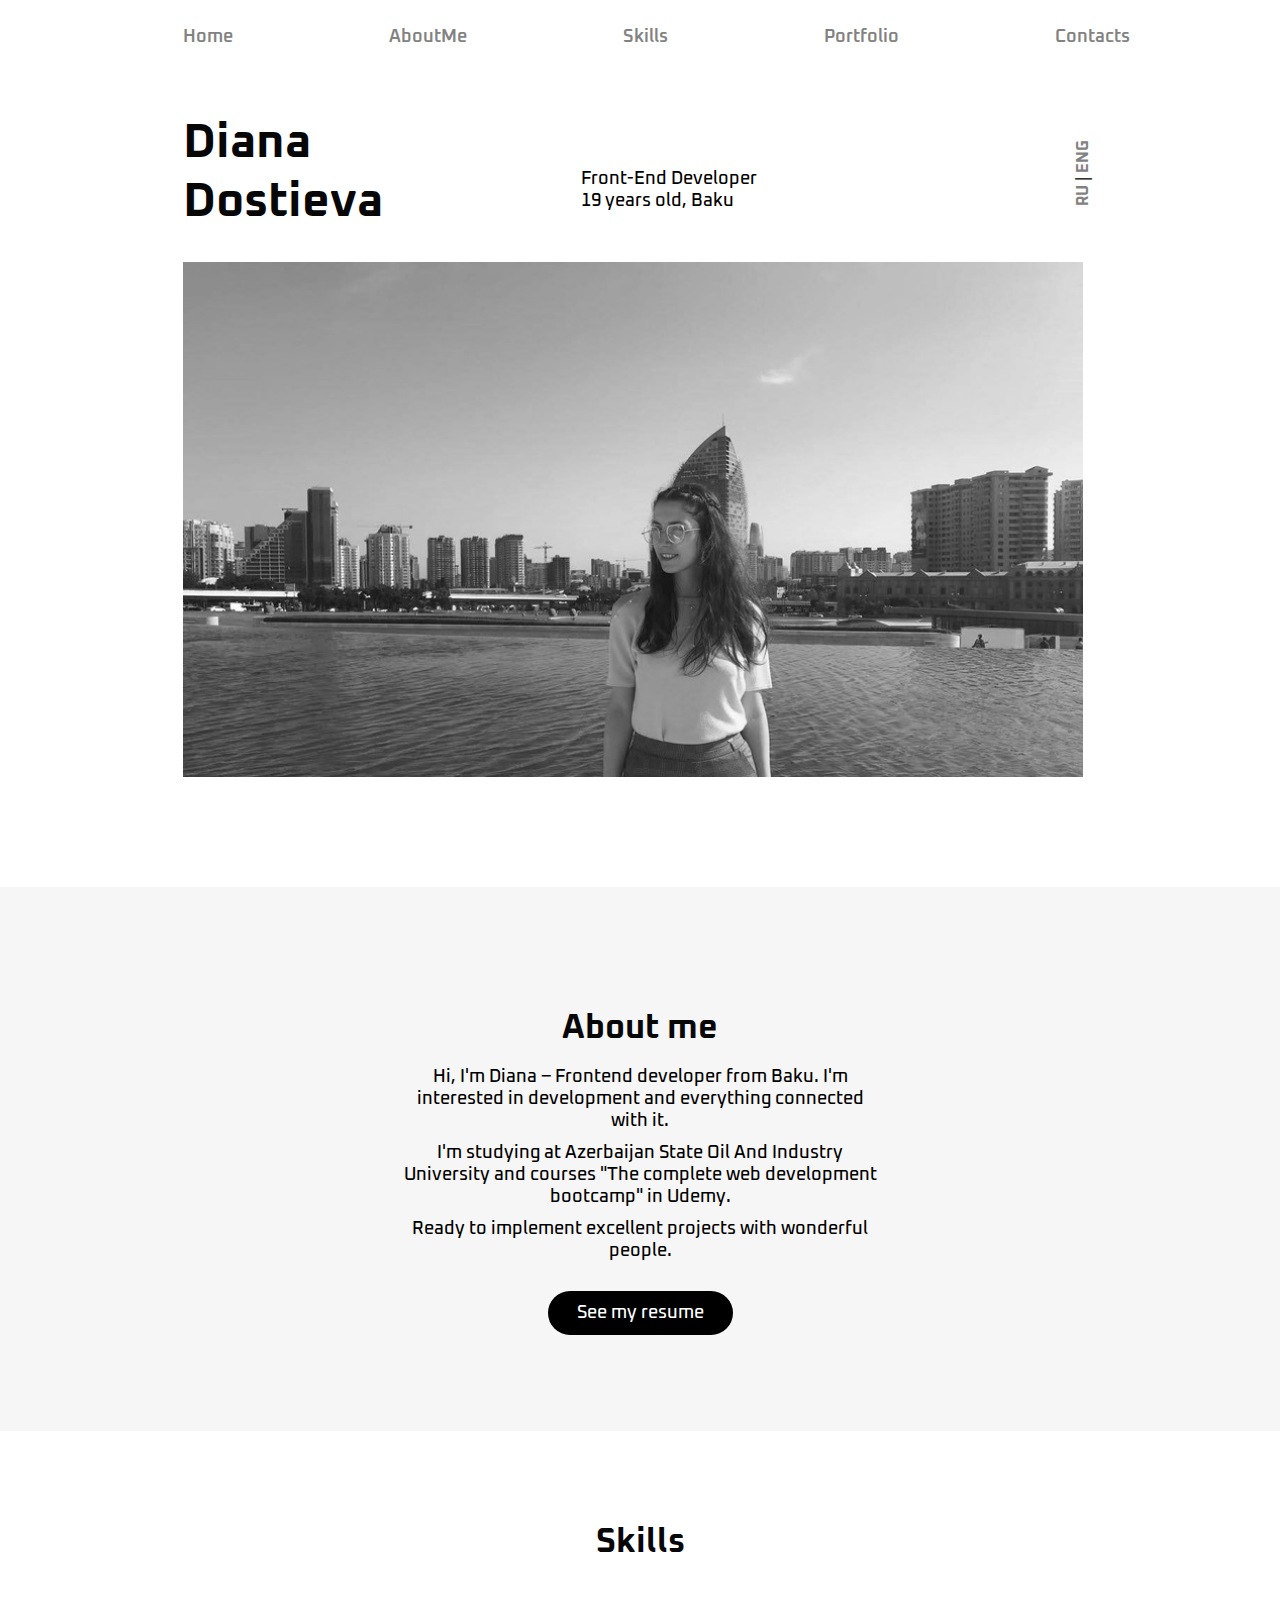
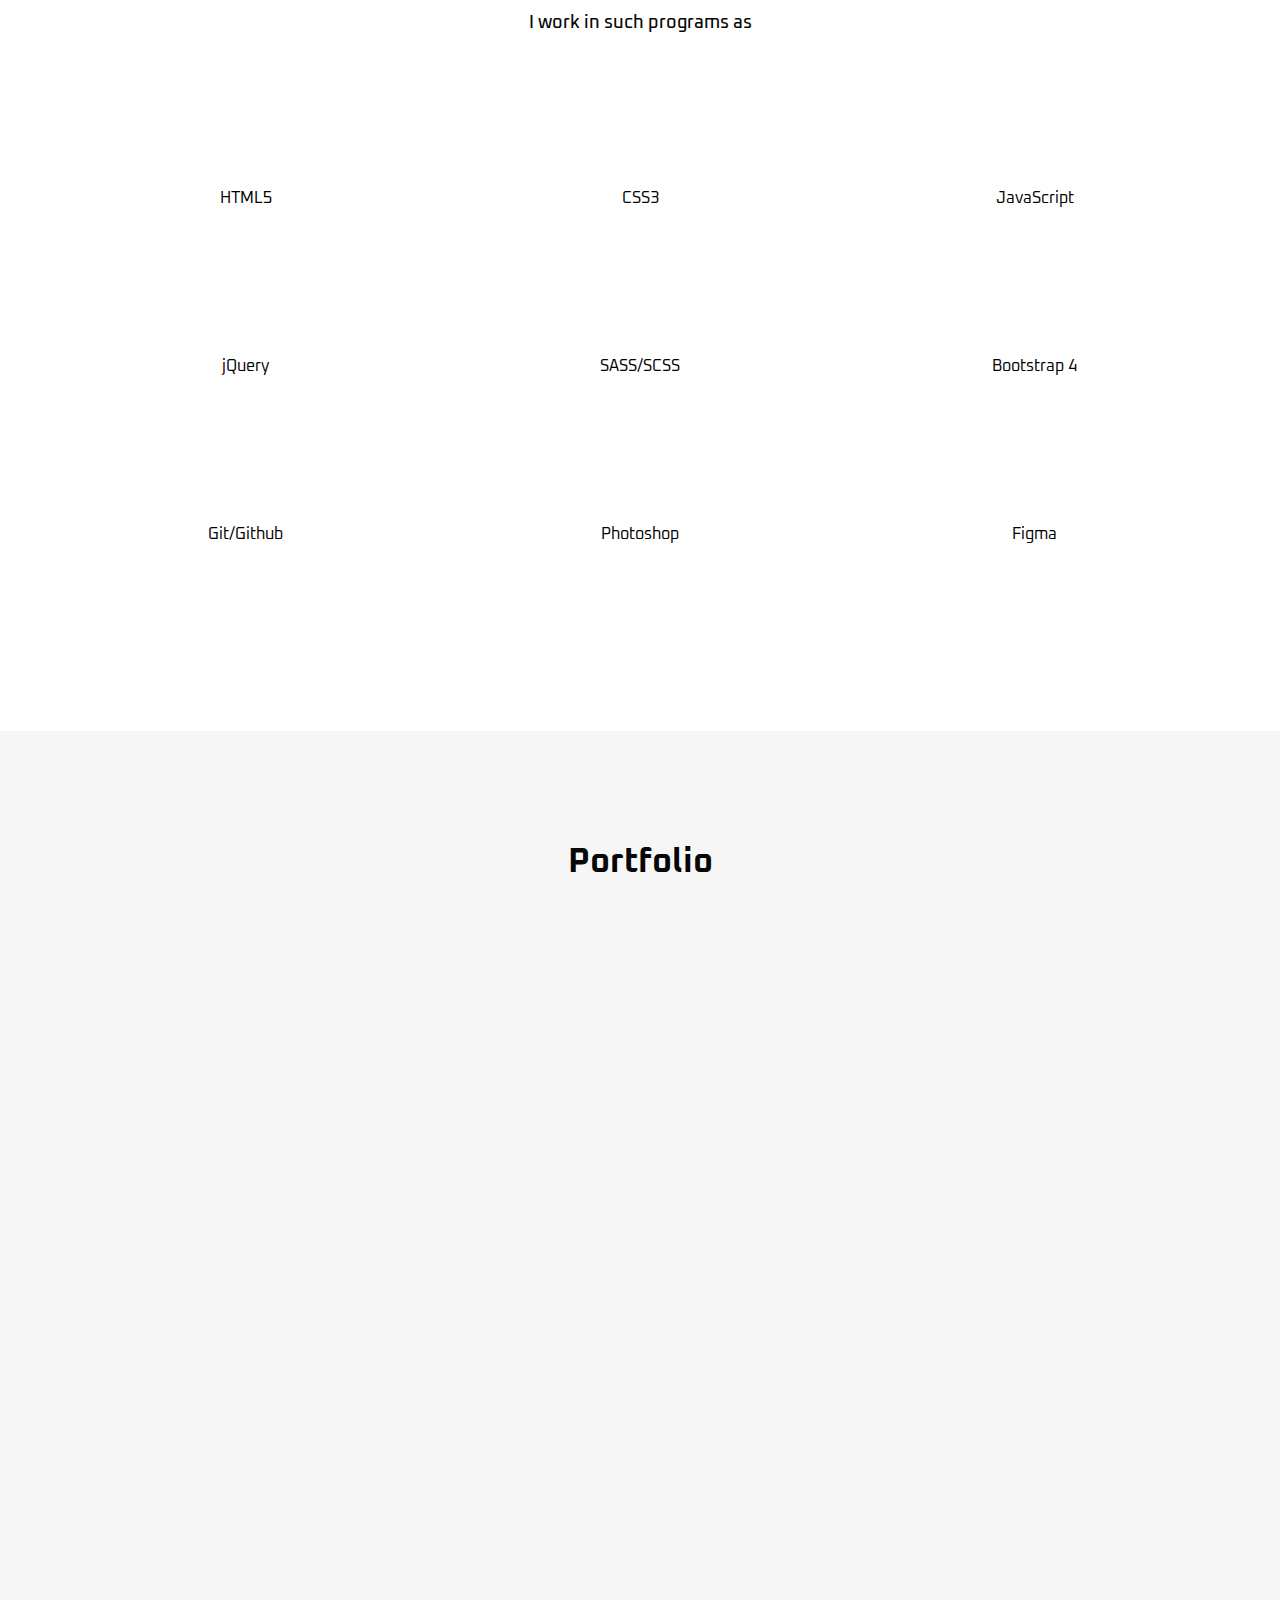
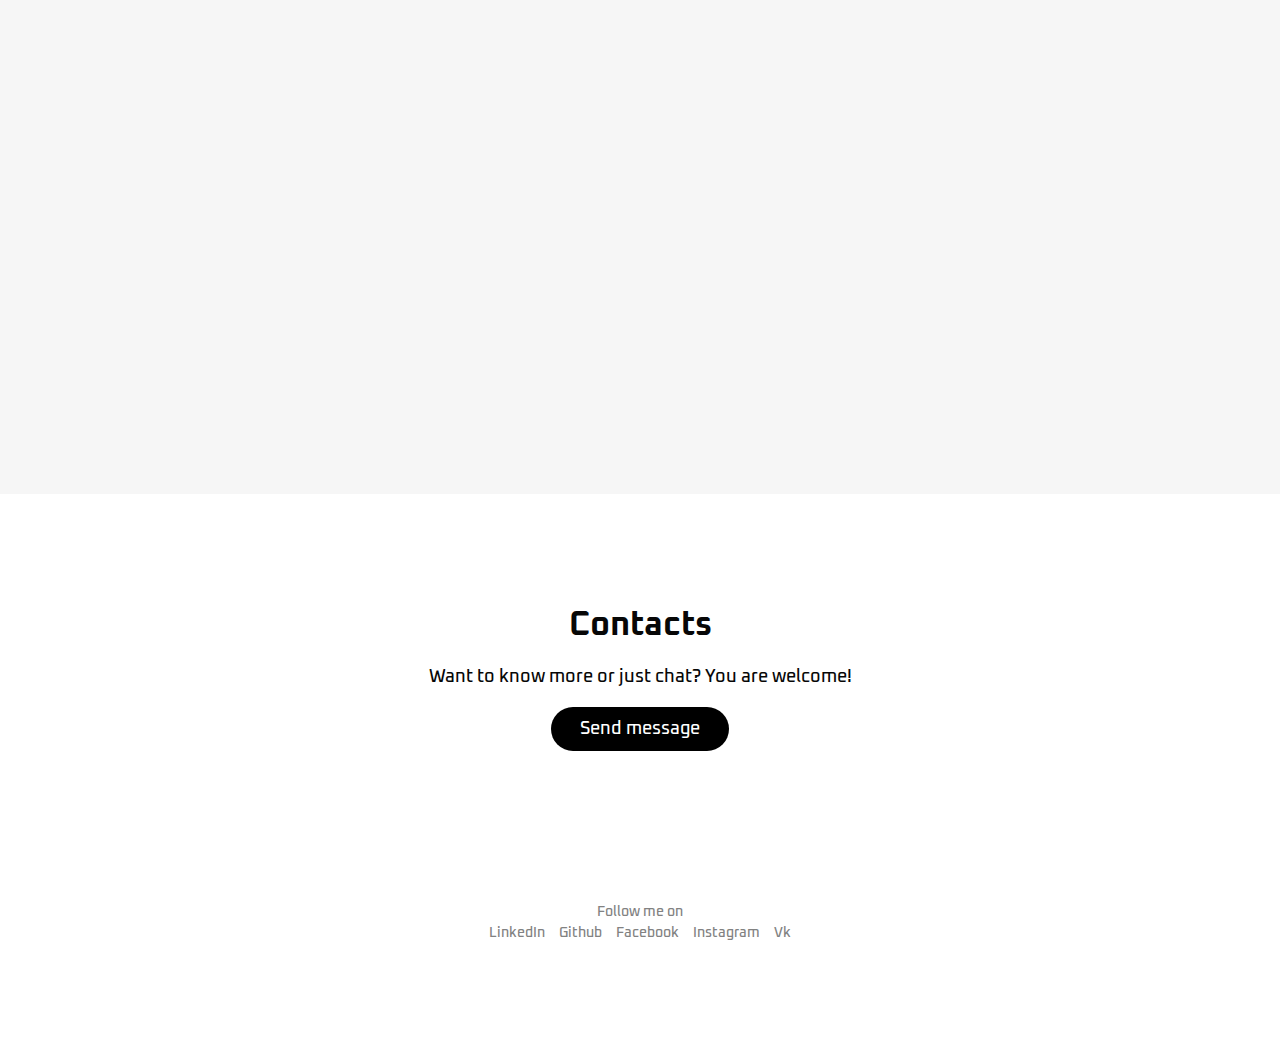
<file: index.html>
<!DOCTYPE html>
<html lang="en">
<head>
  <meta charset="UTF-8">
  <meta name="viewport" content="width=device-width, initial-scale=1.0">
  <meta http-equiv="X-UA-Compatible" content="ie=edge">
  <title>diana_dostirin</title>
  <link href="https://fonts.googleapis.com/css?family=Oxanium:400,500,700&display=swap" rel="stylesheet">
  <link rel="stylesheet" href="css/reset.css">
  <link rel="stylesheet" href="css/animate.css">
  <link rel="stylesheet" href="css/main.css">
</head>
<body>
<header class="header" id="header">
  <div class="container">
<div class="header__top">
  <nav class="menu">
    <div class="menu__btn">
      <span></span>
    </div>
    <ul class="menu__list">
      <li><a href="javascript://0" onclick="slowScroll('#header')">Home</a></li>
      <li><a href="javascript://0" onclick="slowScroll('#about')">AboutMe</a></li>
      <li><a href="javascript://0" onclick="slowScroll('#skills')">Skills</a></li>
      <li><a href="javascript://0" onclick="slowScroll('#portfolio')">Portfolio</a></li>
      <li><a href="javascript://0" onclick="slowScroll('#contact')">Contacts</a></li>

    </ul>
  </nav>
</div>
<div class="header__info">

  <div class="header__info-name wow fadeInLeft data-wow-duration="2s"">Diana Dostieva</div>
  <div class="header__info-about wow fadeIn data-wow-duration="2s"">Front-End Developer <br> 19 years old, Baku</div>
  <div class="header__info-lang wow fadeInRight data-wow-duration="2s"">
    <a href="index1.html" class="ru">RU</a>
    <span>|</span>
    <a href="index.html" class="eng">ENG</a>
  </div>

</div>
<div class="header__bg wow pulse data-wow-duration="2s"">
  <img src="img/dia-1.jpg" alt="" class="header__bg-img">
</div>
</div>
</header>
<section class="about" id="about">
  <div class="container">

    <h5 class="about-head begin">About me</h5>

    <div class="about__text">
    <p>Hi, I'm Diana – Frontend developer from Baku.
I'm interested in development and everything connected with it.</p>
    <p class="about__text-study">I'm studying at Azerbaijan State Oil And Industry University and courses "The complete web development bootcamp" in Udemy.</p>
    <p class="about__text-info">Ready to implement excellent projects
 with wonderful people.</p>
 <a href="dianadostievaResume.pdf" class="about-btn" download>See my resume</a>
 </div>

 </div>

</section>
<section class="skills" id="skills">
  <div class="container">
  <h5 class="skills-head begin">Skills</h5>
  <p class="skills__text">I work in such programs as</p>
  <div class="skills__items">
    <div class="skills__item">
      <img src="img/html5.png" alt="" class="skills__item-img wow pulse data-wow-duration="2s"">
      <p class="skills__item-text">HTML5</p>
      <div class="skills__item-star">
        <img src="img/star-black.svg" alt="" class="wow rotateIn data-wow-duration="3s"">
        <img src="img/star-black.svg" alt=""  class="wow rotateIn data-wow-duration="3s"">
        <img src="img/star-black.svg" alt="" class="wow rotateIn data-wow-duration="3s"">
        <img src="img/star-black.svg" alt="" class="wow rotateIn data-wow-duration="3s"">
        <img src="img/star-black.svg" alt="" class="wow rotateIn data-wow-duration="3s"">
      </div>
    </div>

    <div class="skills__item">
      <img src="img/css.png" alt="" class="skills__item-img wow pulse data-wow-duration="2s"">
      <p class="skills__item-text">CSS3</p>
      <div class="skills__item-star">
        <img src="img/star-black.svg" alt="" class="wow rotateIn data-wow-duration="3s"">
        <img src="img/star-black.svg" alt="" class="wow rotateIn data-wow-duration="3s"">
        <img src="img/star-black.svg" alt="" class="wow rotateIn data-wow-duration="3s"">
        <img src="img/star-black.svg" alt="" class="wow rotateIn data-wow-duration="3s"">
        <img src="img/star-black.svg" alt="" class="wow rotateIn data-wow-duration="3s"">
      </div>
    </div>

    <div class="skills__item">
      <img src="img/javascript.png" alt="" class="skills__item-img wow pulse data-wow-duration="2s"">
      <p class="skills__item-text">JavaScript</p>
      <div class="skills__item-star">
        <img src="img/star-black.svg" alt="" class="wow rotateIn data-wow-duration="3s"">
        <img src="img/star-black.svg" alt="" class="wow rotateIn data-wow-duration="3s"">
        <img src="img/star-black.svg" alt="" class="wow rotateIn data-wow-duration="3s"">
        <img src="img/star-black.svg" alt="" class="wow rotateIn data-wow-duration="3s"">
        <img src="img/star-white.svg" alt="" class="wow rotateIn data-wow-duration="3s"">
      </div>
    </div>

  </div>

  <div class="skills__items">
    <div class="skills__item">
      <img src="img/jquery.png" alt="" class="skills__item-img wow pulse data-wow-duration="3s"">
      <p class="skills__item-text">jQuery</p>
      <div class="skills__item-star">
        <img src="img/star-black.svg" alt="" class="wow rotateIn data-wow-duration="3s"">
        <img src="img/star-black.svg" alt=""  class="wow rotateIn data-wow-duration="3s"">
        <img src="img/star-black.svg" alt="" class="wow rotateIn data-wow-duration="3s"">
        <img src="img/star-black.svg" alt="" class="wow rotateIn data-wow-duration="3s"">
        <img src="img/star-white.svg" alt="" class="wow rotateIn data-wow-duration="3s"">
      </div>
    </div>
    <div class="skills__item">
      <img src="img/sass.png" alt="" class="skills__item-img wow pulse data-wow-duration="2s"">
      <p class="skills__item-text">SASS/SCSS</p>
      <div class="skills__item-star">
        <img src="img/star-black.svg" alt="" class="wow rotateIn data-wow-duration="3s"">
        <img src="img/star-black.svg" alt=""  class="wow rotateIn data-wow-duration="3s"">
        <img src="img/star-black.svg" alt="" class="wow rotateIn data-wow-duration="3s"">
        <img src="img/star-black.svg" alt="" class="wow rotateIn data-wow-duration="3s"">
        <img src="img/star-white.svg" alt="" class="wow rotateIn data-wow-duration="3s"">
      </div>
    </div>



    <div class="skills__item">
      <img src="img/bootstrap.png" alt="" class="skills__item-img wow pulse data-wow-duration="2s"">
      <p class="skills__item-text">Bootstrap 4</p>
      <div class="skills__item-star">
        <img src="img/star-black.svg" alt="" class="wow rotateIn data-wow-duration="3s"">
        <img src="img/star-black.svg" alt="" class="wow rotateIn data-wow-duration="3s"">
        <img src="img/star-black.svg" alt="" class="wow rotateIn data-wow-duration="3s"">
        <img src="img/star-black.svg" alt="" class="wow rotateIn data-wow-duration="3s"">
        <img src="img/star-black.svg" alt="" class="wow rotateIn data-wow-duration="3s"">
      </div>
    </div>
  </div>

  <div class="skills__items">
    <div class="skills__item">
      <img src="img/github.png" alt="" class="skills__item-img wow pulse data-wow-duration="2s"">
      <p class="skills__item-text">Git/Github</p>
      <div class="skills__item-star">
        <img src="img/star-black.svg" alt="" class="wow rotateIn data-wow-duration="3s"">
        <img src="img/star-black.svg" alt=""  class="wow rotateIn data-wow-duration="3s"">
        <img src="img/star-black.svg" alt="" class="wow rotateIn data-wow-duration="3s"">
        <img src="img/star-black.svg" alt="" class="wow rotateIn data-wow-duration="3s"">
        <img src="img/star-black.svg" alt="" class="wow rotateIn data-wow-duration="3s"">
      </div>
    </div>

    <div class="skills__item">
      <img src="img/photoshop (1).png" alt="" class="skills__item-img wow pulse data-wow-duration="2s"">
      <p class="skills__item-text">Photoshop</p>
      <div class="skills__item-star">
        <img src="img/star-black.svg" alt="" class="wow rotateIn data-wow-duration="3s"">
        <img src="img/star-black.svg" alt="" class="wow rotateIn data-wow-duration="3s"">
        <img src="img/star-black.svg" alt="" class="wow rotateIn data-wow-duration="3s"">
        <img src="img/star-black.svg" alt="" class="wow rotateIn data-wow-duration="3s"">
        <img src="img/star-white.svg" alt="" class="wow rotateIn data-wow-duration="3s"">
      </div>
    </div>

    <div class="skills__item">
      <img src="img/Figma.png" alt="" class="skills__item-img wow pulse data-wow-duration="2s"">
      <p class="skills__item-text">Figma</p>
      <div class="skills__item-star">
        <img src="img/star-black.svg" alt="" class="wow rotateIn data-wow-duration="3s"">
        <img src="img/star-black.svg" alt="" class="wow rotateIn data-wow-duration="3s"">
        <img src="img/star-black.svg" alt="" class="wow rotateIn data-wow-duration="3s"">
        <img src="img/star-black.svg" alt="" class="wow rotateIn data-wow-duration="3s"">
        <img src="img/star-white.svg" alt="" class="wow rotateIn data-wow-duration="3s"">
      </div>
    </div>
  </div>


</section>
<section class="portfolio" id="portfolio">
  <div class="container">
  <h5 class="portfolio-head begin">Portfolio</h5>
  <div class="portfolio__items">
    <div class="portfolio__item wow pulse data-wow-duration="2s"">
      <img class="portfolio__item-img" alt="" src="img/port-3.jpg">
      <a href="https://dianadosti.github.io/TheLoop-fashion-store/">Go to a website</a>
    </div>

    <div class="portfolio__item wow pulse data-wow-duration="2s"">
      <img class="portfolio__item-img" alt="" src="img/potr-1.jpg">
      <a href="https://dianadosti.github.io/UDiani/">Go to a website</a>
    </div>

    <div class="portfolio__item wow pulse data-wow-duration="2s"">
      <img class="portfolio__item-img" alt="" src="img/port-2.jpg">
      <a href="https://dianadosti.github.io/misic/">Go to a website</a>
    </div>

    <div class="portfolio__item wow pulse data-wow-duration="2s"">
      <img class="portfolio__item-img" alt="" src="img/port-4.jpg">
      <a href="https://dianadosti.github.io/Gravity/">Go to a website</a>
    </div>

    <div class="portfolio__item wow pulse data-wow-duration="2s"">
      <img class="portfolio__item-img" alt="" src="img/port-5.jpg">
      <a href="https://dianadosti.github.io/gruzoperevozki/">Go to a website</a>
    </div>
  </div>
  </div>
</section>
<section class="contact" id="contact">
  <div class="container">
    <h5 class="contact-head begin">Contacts</h5>
    <p class="contact-text">Want to know more or just chat? You are welcome!</p>
    <!-- <a href="#" class="contact-btn">Send message</a> -->
<a id="popup" class="contact-btn"  href="javascript:void(0); ">Send message</a>

<div class="popup-overlay"><!-- //оверлей - отображение формы на затемненном фоне -->

        <div class="popWindow subscribe_window"><!-- //основное окно формы Подписки -->
          <p class="subcsribe-text">Send a message</p>
          <form method="post" action="//formspree.io/dva.din@mail.ru" class="subscribe-form">
            <input type="hidden" name="_next" value="/thanks.html" />
            <input type="hidden" name="_subject" value="Сообщение с моего сайта" />
            <input type="text" name="_gotcha" style="display:none" />
            <p><input type="text" id="name-subscribe" name="Имя" required placeholder="Enter your name" /></p>
            <p><input type="email" id="email-subscribe" name="email" required placeholder="Email" /></p>
            <p><textarea class="message-text" name="Сообщение" required placeholder="Your message" rows="7"></textarea></p>
            <input class="send-btn" type="submit" value="Send" />

              <!-- <button type="submit" class="btn"><i class="fa fa-check" aria-hidden="true"></i> Send</button> -->

          </form>
          <div class="close-btn">&times;</div>
        </div><!-- /subscribe_window -->
      </div><!-- /popup-overlay -->


    <!--  -->
    <div class="contact-icons">
    <a href="https://www.linkedin.com/in/diana-dostieva-470886184/"><img src="img/icon-1.png" alt="" class="wow rotateIn data-wow-duration="3s""></a>
      <a href="https://github.com/DianaDosti"><img src="img/icon-2.png" alt="" class="wow rotateIn data-wow-duration="3s""></a>
      <a href="https://www.facebook.com/diana.fox.106902"><img src="img/icon-3.png" alt=" " class="wow rotateIn data-wow-duration="3s""></a>
    <a href="https://www.instagram.com/diana_dostirin/?hl=ru"><img src="img/icon-4.png" alt="" class="wow rotateIn data-wow-duration="3s""></a>
    <a href="https://vk.com/id369270434"><img src="img/icon-5.png" alt="" class="wow rotateIn data-wow-duration="3s""></a>
    </div>
    <h4>Follow me on</h4>
    <div class="contact-icons-links">
      <a href="https://www.linkedin.com/in/diana-dostieva-470886184/">LinkedIn</a>
      <a href="https://github.com/DianaDosti">Github</a>
      <a href="https://www.facebook.com/diana.fox.106902">Facebook</a>
      <a href="https://www.instagram.com/diana_dostirin/?hl=ru">Instagram</a>
        <a href="https://vk.com/id369270434">Vk</a>
    </div>
  </div>

</section>
<script src="js/wow.min.js" charset="utf-8"></script>
<script src="https://ajax.googleapis.com/ajax/libs/jquery/1.12.4/jquery.min.js"></script>
<script src="js/main.js" charset="utf-8"></script>
</body>
</html>
</file>
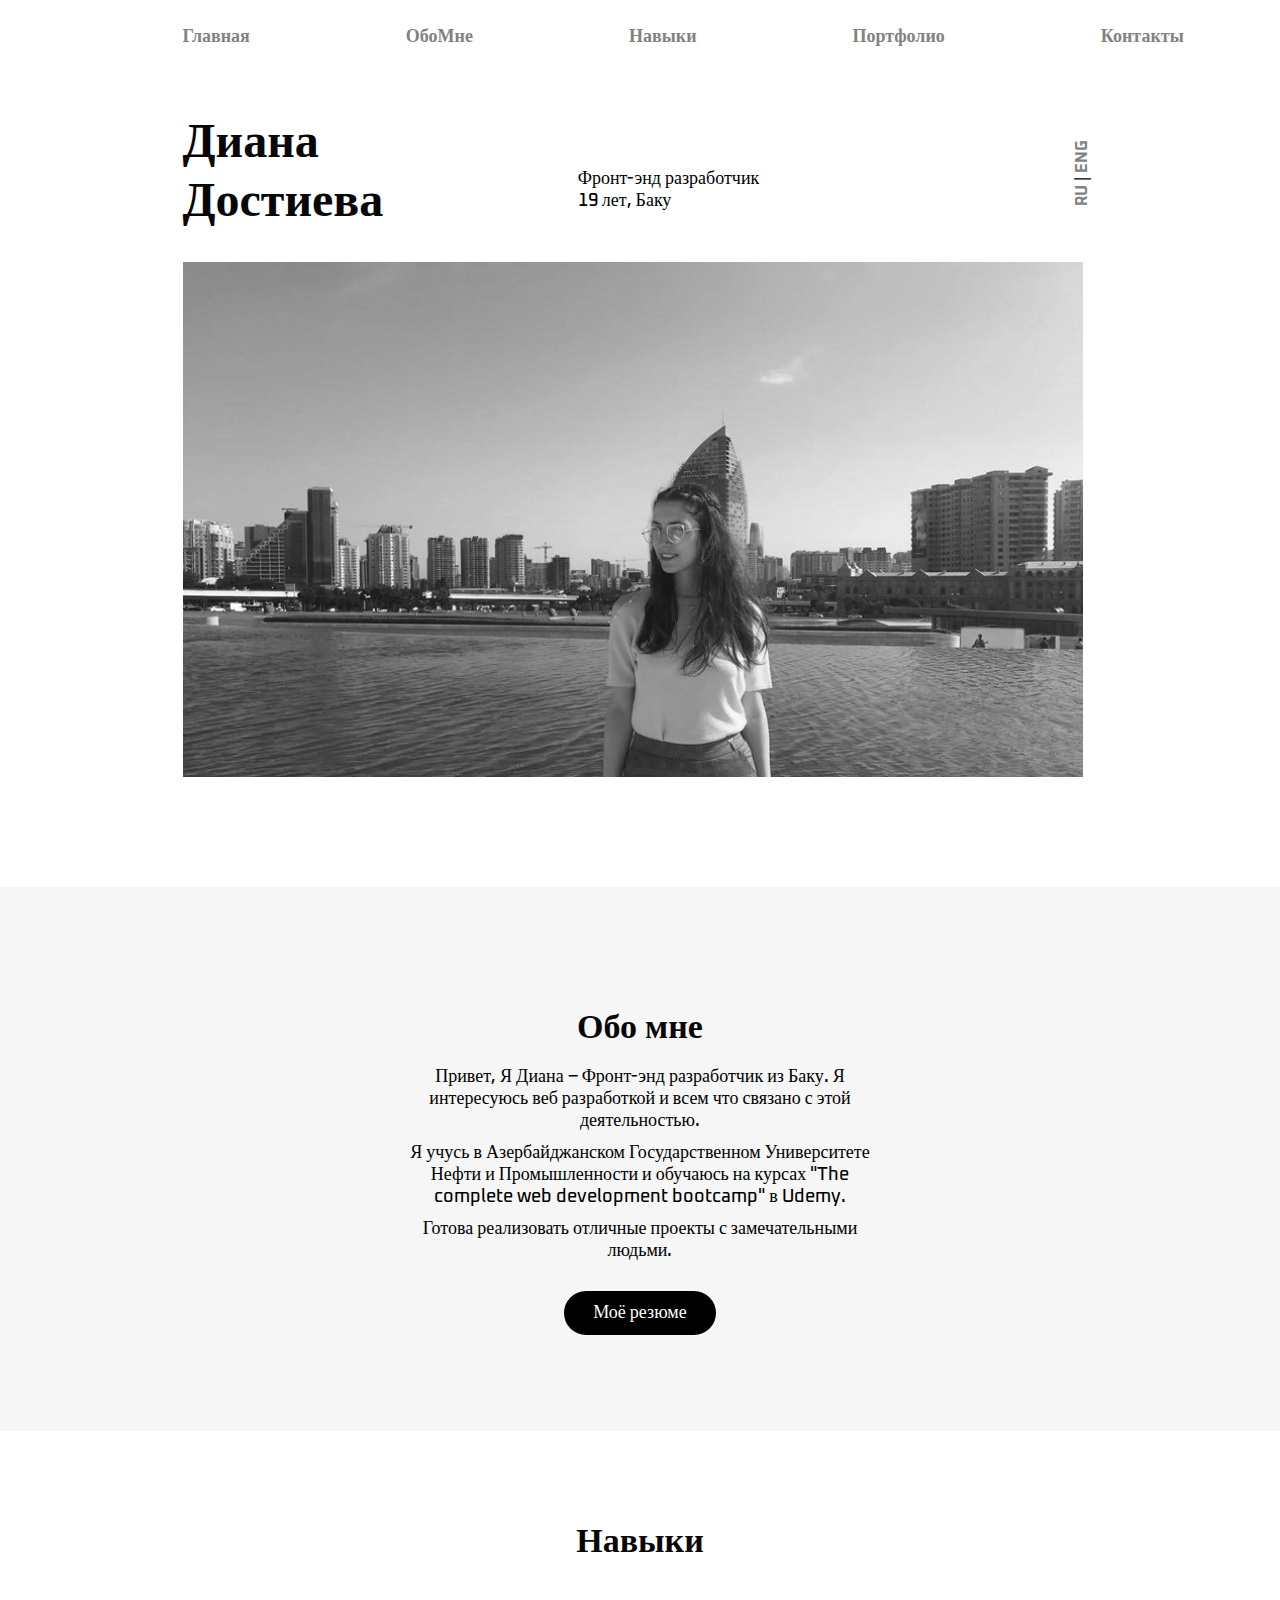
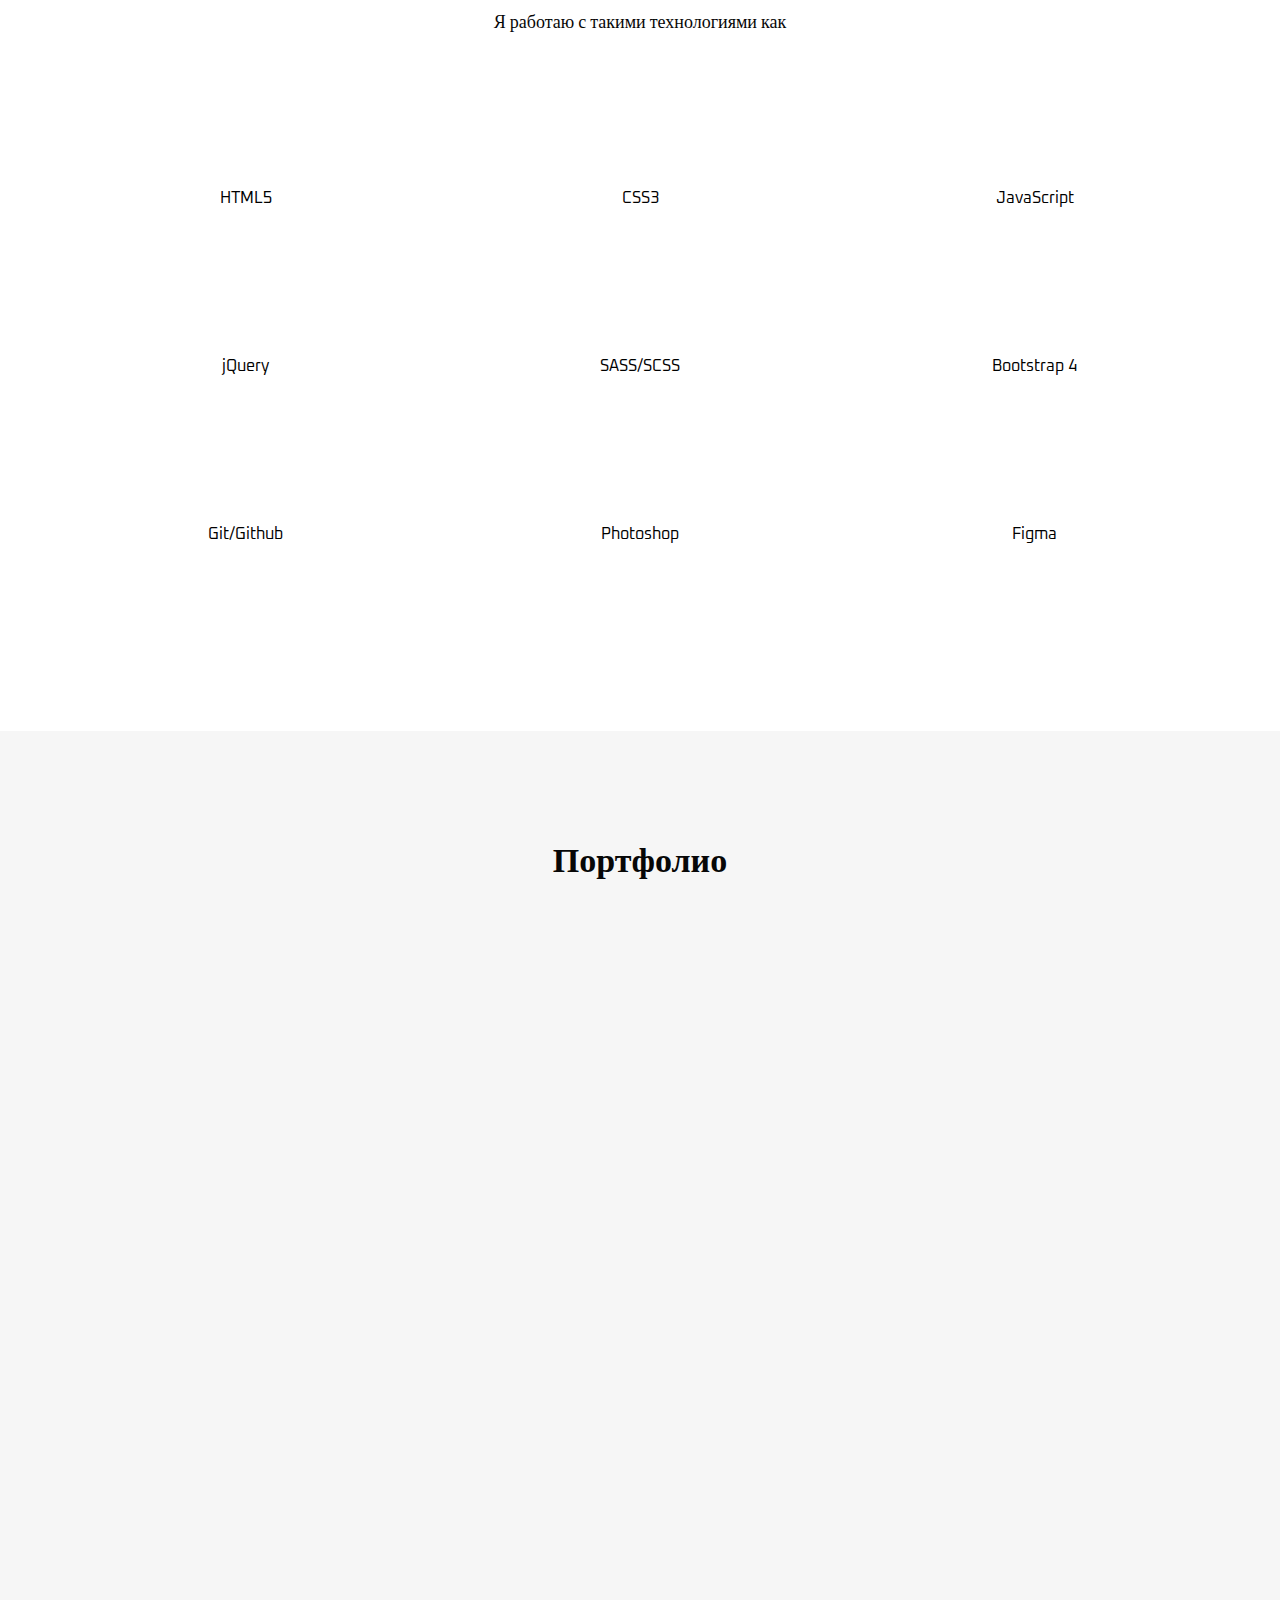
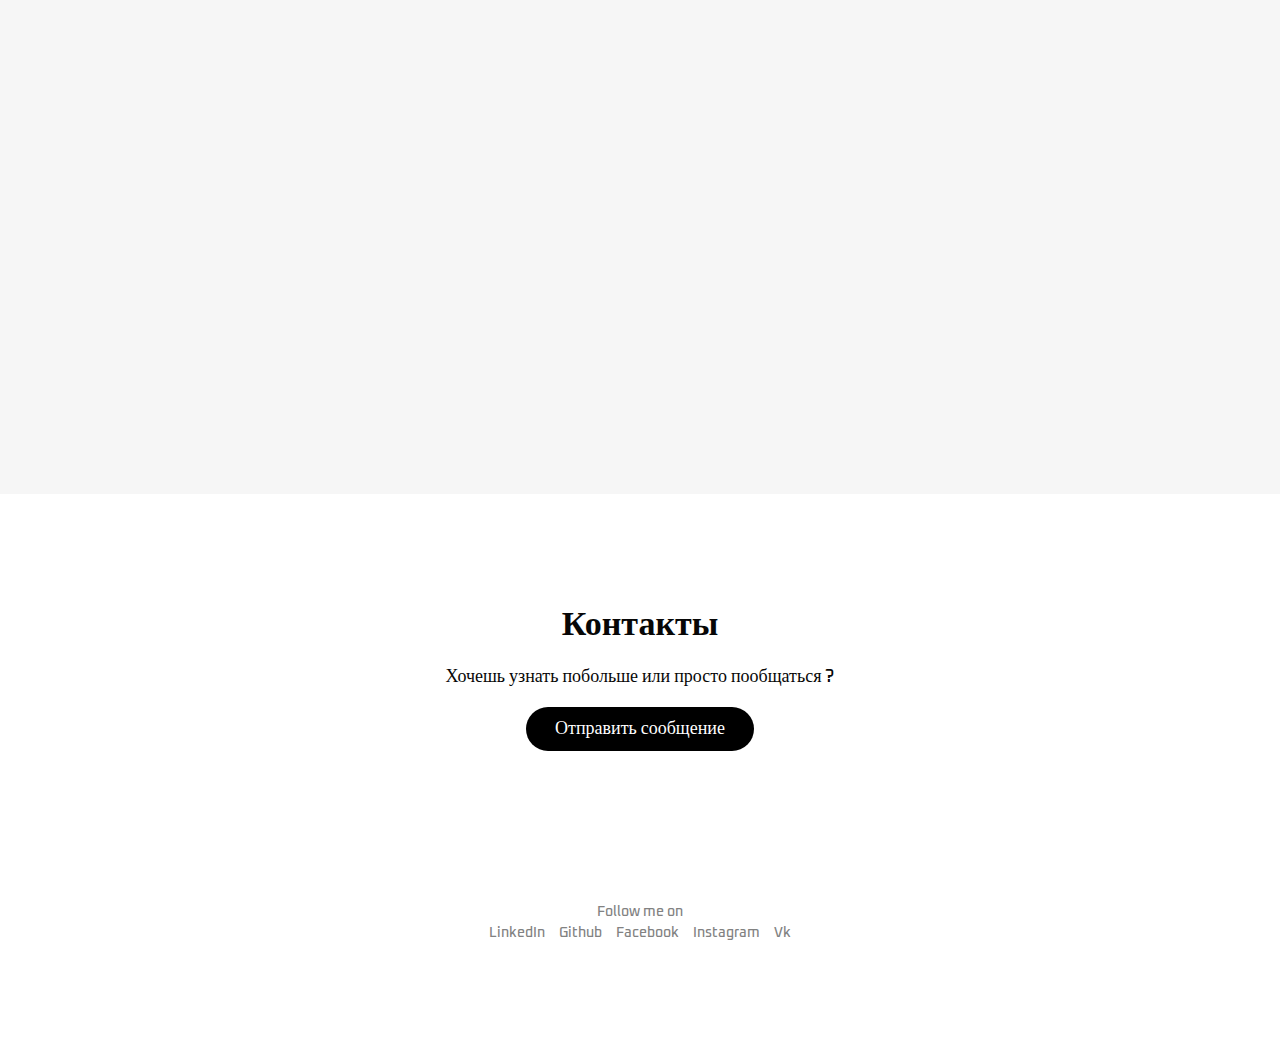
<file: index1.html>
<!DOCTYPE html>
<html lang="en">
<head>
  <meta charset="UTF-8">
  <meta name="viewport" content="width=device-width, initial-scale=1.0">
  <meta http-equiv="X-UA-Compatible" content="ie=edge">
  <title>diana_dostirin</title>
  <link href="https://fonts.googleapis.com/css?family=Oxanium:400,500,700&display=swap" rel="stylesheet">
  <link rel="stylesheet" href="css/reset.css">
  <link rel="stylesheet" href="css/animate.css">
  <link rel="stylesheet" href="css/main.css">
</head>
<body>
<header class="header" id="header">
  <div class="container">
<div class="header__top">
  <nav class="menu">
    <div class="menu__btn">
      <span></span>
    </div>
    <ul class="menu__list">
      <li><a href="javascript://0" onclick="slowScroll('#header')">Главная</a></li>
      <li><a href="javascript://0" onclick="slowScroll('#about')">ОбоМне</a></li>
      <li><a href="javascript://0" onclick="slowScroll('#skills')">Навыки</a></li>
      <li><a href="javascript://0" onclick="slowScroll('#portfolio')">Портфолио</a></li>
      <li><a href="javascript://0" onclick="slowScroll('#contact')">Контакты</a></li>
    </ul>
  </nav>
</div>
<div class="header__info">

  <div class="header__info-name wow fadeInLeft data-wow-duration="2s"">Диана Достиева</div>
  <div class="header__info-about wow fadeIn data-wow-duration="2s"">Фронт-энд разработчик <br> 19 лет, Баку</div>
  <div class="header__info-lang wow fadeInRight data-wow-duration="2s"">
    <a href="index1.html" class="ru">RU</a>
    <span>|</span>
    <a href="index.html" class="eng">ENG</a>
  </div>

</div>
<div class="header__bg wow pulse data-wow-duration="2s"">
  <img src="img/dia-1.jpg" alt="" class="header__bg-img">
</div>




  </div>
</header>
<section class="about" id="about">
  <div class="container">

    <h5 class="about-head begin">Обо мне</h5>

    <div class="about__text">
    <p>Привет, Я Диана – Фронт-энд разработчик из Баку.
Я интересуюсь веб разработкой и всем что связано с этой деятельностью.</p>
    <p class="about__text-study">Я учусь в Азербайджанском Государственном Университете Нефти и Промышленности и обучаюсь на курсах "The complete web development bootcamp" в Udemy.</p>
    <p class="about__text-info">Готова реализовать отличные проекты
 с замечательными людьми.</p>
 <a href="dianadostievaResume.pdf" class="about-btn" download>Моё резюме</a>
 </div>

 </div>

</section>
<section class="skills" id="skills">
  <div class="container">
  <h5 class="skills-head begin">Навыки</h5>
  <p class="skills__text">Я работаю с такими технологиями как</p>
  <div class="skills__items">
    <div class="skills__item">
      <img src="img/html5.png" alt="" class="skills__item-img wow pulse data-wow-duration="2s"">
      <p class="skills__item-text">HTML5</p>
      <div class="skills__item-star">
        <img src="img/star-black.svg" alt="" class="wow rotateIn data-wow-duration="3s"">
        <img src="img/star-black.svg" alt=""  class="wow rotateIn data-wow-duration="3s"">
        <img src="img/star-black.svg" alt="" class="wow rotateIn data-wow-duration="3s"">
        <img src="img/star-black.svg" alt="" class="wow rotateIn data-wow-duration="3s"">
        <img src="img/star-black.svg" alt="" class="wow rotateIn data-wow-duration="3s"">
      </div>
    </div>

    <div class="skills__item">
      <img src="img/css.png" alt="" class="skills__item-img wow pulse data-wow-duration="2s"">
      <p class="skills__item-text">CSS3</p>
      <div class="skills__item-star">
        <img src="img/star-black.svg" alt="" class="wow rotateIn data-wow-duration="3s"">
        <img src="img/star-black.svg" alt="" class="wow rotateIn data-wow-duration="3s"">
        <img src="img/star-black.svg" alt="" class="wow rotateIn data-wow-duration="3s"">
        <img src="img/star-black.svg" alt="" class="wow rotateIn data-wow-duration="3s"">
        <img src="img/star-black.svg" alt="" class="wow rotateIn data-wow-duration="3s"">
      </div>
    </div>

    <div class="skills__item">
      <img src="img/javascript.png" alt="" class="skills__item-img wow pulse data-wow-duration="2s"">
      <p class="skills__item-text">JavaScript</p>
      <div class="skills__item-star">
        <img src="img/star-black.svg" alt="" class="wow rotateIn data-wow-duration="3s"">
        <img src="img/star-black.svg" alt="" class="wow rotateIn data-wow-duration="3s"">
        <img src="img/star-black.svg" alt="" class="wow rotateIn data-wow-duration="3s"">
        <img src="img/star-black.svg" alt="" class="wow rotateIn data-wow-duration="3s"">
        <img src="img/star-white.svg" alt="" class="wow rotateIn data-wow-duration="3s"">
      </div>
    </div>

  </div>

  <div class="skills__items">
    <div class="skills__item">
      <img src="img/jquery.png" alt="" class="skills__item-img wow pulse data-wow-duration="3s"">
      <p class="skills__item-text">jQuery</p>
      <div class="skills__item-star">
        <img src="img/star-black.svg" alt="" class="wow rotateIn data-wow-duration="3s"">
        <img src="img/star-black.svg" alt=""  class="wow rotateIn data-wow-duration="3s"">
        <img src="img/star-black.svg" alt="" class="wow rotateIn data-wow-duration="3s"">
        <img src="img/star-black.svg" alt="" class="wow rotateIn data-wow-duration="3s"">
        <img src="img/star-white.svg" alt="" class="wow rotateIn data-wow-duration="3s"">
      </div>
    </div>
    <div class="skills__item">
      <img src="img/sass.png" alt="" class="skills__item-img wow pulse data-wow-duration="2s"">
      <p class="skills__item-text">SASS/SCSS</p>
      <div class="skills__item-star">
        <img src="img/star-black.svg" alt="" class="wow rotateIn data-wow-duration="3s"">
        <img src="img/star-black.svg" alt=""  class="wow rotateIn data-wow-duration="3s"">
        <img src="img/star-black.svg" alt="" class="wow rotateIn data-wow-duration="3s"">
        <img src="img/star-black.svg" alt="" class="wow rotateIn data-wow-duration="3s"">
        <img src="img/star-white.svg" alt="" class="wow rotateIn data-wow-duration="3s"">
      </div>
    </div>



    <div class="skills__item">
      <img src="img/bootstrap.png" alt="" class="skills__item-img wow pulse data-wow-duration="2s"">
      <p class="skills__item-text">Bootstrap 4</p>
      <div class="skills__item-star">
        <img src="img/star-black.svg" alt="" class="wow rotateIn data-wow-duration="3s"">
        <img src="img/star-black.svg" alt="" class="wow rotateIn data-wow-duration="3s"">
        <img src="img/star-black.svg" alt="" class="wow rotateIn data-wow-duration="3s"">
        <img src="img/star-black.svg" alt="" class="wow rotateIn data-wow-duration="3s"">
        <img src="img/star-black.svg" alt="" class="wow rotateIn data-wow-duration="3s"">
      </div>
    </div>
  </div>

  <div class="skills__items">
    <div class="skills__item">
      <img src="img/github.png" alt="" class="skills__item-img wow pulse data-wow-duration="2s"">
      <p class="skills__item-text">Git/Github</p>
      <div class="skills__item-star">
        <img src="img/star-black.svg" alt="" class="wow rotateIn data-wow-duration="3s"">
        <img src="img/star-black.svg" alt=""  class="wow rotateIn data-wow-duration="3s"">
        <img src="img/star-black.svg" alt="" class="wow rotateIn data-wow-duration="3s"">
        <img src="img/star-black.svg" alt="" class="wow rotateIn data-wow-duration="3s"">
        <img src="img/star-black.svg" alt="" class="wow rotateIn data-wow-duration="3s"">
      </div>
    </div>

    <div class="skills__item">
      <img src="img/photoshop (1).png" alt="" class="skills__item-img wow pulse data-wow-duration="2s"">
      <p class="skills__item-text">Photoshop</p>
      <div class="skills__item-star">
        <img src="img/star-black.svg" alt="" class="wow rotateIn data-wow-duration="3s"">
        <img src="img/star-black.svg" alt="" class="wow rotateIn data-wow-duration="3s"">
        <img src="img/star-black.svg" alt="" class="wow rotateIn data-wow-duration="3s"">
        <img src="img/star-black.svg" alt="" class="wow rotateIn data-wow-duration="3s"">
        <img src="img/star-white.svg" alt="" class="wow rotateIn data-wow-duration="3s"">
      </div>
    </div>

    <div class="skills__item">
      <img src="img/Figma.png" alt="" class="skills__item-img wow pulse data-wow-duration="2s"">
      <p class="skills__item-text">Figma</p>
      <div class="skills__item-star">
        <img src="img/star-black.svg" alt="" class="wow rotateIn data-wow-duration="3s"">
        <img src="img/star-black.svg" alt="" class="wow rotateIn data-wow-duration="3s"">
        <img src="img/star-black.svg" alt="" class="wow rotateIn data-wow-duration="3s"">
        <img src="img/star-black.svg" alt="" class="wow rotateIn data-wow-duration="3s"">
        <img src="img/star-white.svg" alt="" class="wow rotateIn data-wow-duration="3s"">
      </div>
    </div>
  </div>


</section>
<section class="portfolio" id="portfolio">
  <div class="container">
  <h5 class="portfolio-head begin">Портфолио</h5>
  <div class="portfolio__items">
    <div class="portfolio__item wow pulse data-wow-duration="2s"">
      <img class="portfolio__item-img" alt="" src="img/port-3.jpg">
      <a href="https://dianadosti.github.io/TheLoop-fashion-store/">Перейти на сайт</a>
    </div>

    <div class="portfolio__item wow pulse data-wow-duration="2s"">
      <img class="portfolio__item-img" alt="" src="img/potr-1.jpg">
      <a href="https://dianadosti.github.io/UDiani/">Перейти на сайт</a>
    </div>

    <div class="portfolio__item wow pulse data-wow-duration="2s"">
      <img class="portfolio__item-img" alt="" src="img/port-2.jpg">
      <a href="https://dianadosti.github.io/misic/">Перейти на сайт</a>
    </div>

    <div class="portfolio__item wow pulse data-wow-duration="2s"">
      <img class="portfolio__item-img" alt="" src="img/port-4.jpg">
      <a href="https://dianadosti.github.io/Gravity/">Перейти на сайт</a>
    </div>

    <div class="portfolio__item wow pulse data-wow-duration="2s"">
      <img class="portfolio__item-img" alt="" src="img/port-5.jpg">
      <a href="https://dianadosti.github.io/gruzoperevozki/">Перейти на сайт</a>
    </div>
  </div>
</section>
<section class="contact" id="contact">
  <div class="container">
    <h5 class="contact-head begin">Контакты</h5>
    <p class="contact-text">Хочешь узнать побольше или просто пообщаться ? </p>
    <!-- <a href="#" class="contact-btn">Send message</a> -->

<a id="popup" class="contact-btn"  href="javascript:void(0); ">Отправить сообщение</a>
<div class="popup-overlay"><!-- //оверлей - отображение формы на затемненном фоне -->

        <div class="popWindow subscribe_window"><!-- //основное окно формы Подписки -->
          <p class="subcsribe-text">Отправь сообщение</p>
          <form method="post" action="//formspree.io/dva.din@mail.ru" class="subscribe-form">
            <input type="hidden" name="_next" value="/thanks.html" />
            <input type="hidden" name="_subject" value="Сообщение с моего сайта-портфолио на русском" />
            <input type="text" name="_gotcha" style="display:none" />
            <p><input type="text" id="name-subscribe" name="Имя" required placeholder="Введите ваше имя" /></p>
            <p><input type="email" id="email-subscribe" name="email" required placeholder="Введите ваш email" /></p>
            <p><textarea class="message-text" name="Сообщение" required placeholder="Ваше сообщение" rows="7"></textarea></p>
            <input class="send-btn" type="submit" value="Отправить" />

              <!-- <button type="submit" class="btn"><i class="fa fa-check" aria-hidden="true"></i> Send</button> -->

          </form>
          <div class="close-btn">&times;</div>
        </div><!-- /subscribe_window -->
      </div><!-- /popup-overlay -->

    <!--  -->
    <div class="contact-icons">
    <a href="https://www.linkedin.com/in/diana-dostieva-470886184/"><img src="img/icon-1.png" alt="" class="wow rotateIn data-wow-duration="3s""></a>
      <a href="https://github.com/DianaDosti"><img src="img/icon-2.png" alt="" class="wow rotateIn data-wow-duration="3s""></a>
      <a href="https://www.facebook.com/diana.fox.106902"><img src="img/icon-3.png" alt=" " class="wow rotateIn data-wow-duration="3s""></a>
    <a href="https://www.instagram.com/diana_dostirin/?hl=ru"><img src="img/icon-4.png" alt="" class="wow rotateIn data-wow-duration="3s""></a>
    <a href="https://vk.com/id369270434"><img src="img/icon-5.png" alt="" class="wow rotateIn data-wow-duration="3s""></a>
    </div>
    <h4>Follow me on</h4>
    <div class="contact-icons-links">
      <a href="https://www.linkedin.com/in/diana-dostieva-470886184/">LinkedIn</a>
      <a href="https://github.com/DianaDosti">Github</a>
      <a href="https://www.facebook.com/diana.fox.106902">Facebook</a>
      <a href="https://www.instagram.com/diana_dostirin/?hl=ru">Instagram</a>
        <a href="https://vk.com/id369270434">Vk</a>
    </div>
  </div>
</section>
<script src="js/wow.min.js" charset="utf-8"></script>
<script src="https://ajax.googleapis.com/ajax/libs/jquery/1.12.4/jquery.min.js"></script>
<script src="js/main.js" charset="utf-8"></script>
</body>
</html>
</file>
<file: css/main.css>
* {
  /* для всех сайтов */
  box-sizing: border-box;
}
a {
  /* нет подчеркивания и цвет как у родителя т.е не синий как обычно */
  text-decoration: none;
  color: inherit;
}
body {
  font-family: 'Oxanium', cursive;
  line-height: 22px;
}
.header{
min-width: 900px;
}

.container {

  max-width: 945px;
  margin-left: auto;
  margin-right: auto;
  padding-left: 15px;
  padding-right: 15px;


}

.header__top{
  display: flex;
  justify-content: space-between;
align-items: center;
height: 74px;
}

.menu__list{
  display: flex;
  max-width: 945px;
}
.menu__list li+li {
  padding-left: 156px;
}
.menu__list a {
  /* opacity: 0.5; */
  color: #828282;
  font-weight: 600;
  /* text-transform: uppercase; */
  transition: all .5s;
  font-size: 18px;

}

.menu__list a:hover {
  color: #000;
}
.header__info{
  display: flex;
  justify-content: space-between;
  margin-bottom: 30px;
  /* ниже это условно */
  margin-top: 40px;

}
.header__info-name{
  font-size: 48px;
line-height: 59px;
max-width: 123px;
font-weight: 700;
color: #070707;
}
.header__info-about{
  /* width: 176px; */
  padding-top: 54px;
  font-size: 18px;
  font-weight: 500;
}

.header__info-lang{
  padding-top: 66px;
transform: rotate(-90deg);}
.header__info-lang a{
  color: #828282;
  font-size: 16px;
  font-weight: 700;
line-height: 20px;
  transition: all .5s;
}
.header__info-lang a:hover{
  color: #000;
}

.header__bg-img{
  min-width: 900px;
  padding-bottom: 104px;
}
.about{
  min-width: 940px;
  /* max-width: 100%; */
  background-color: #F6F6F6;
  text-align: center;
}
.about-head{
padding-top: 120px;
padding-bottom: 17px;
}
.about__text  {
padding-bottom: 107px;
font-size: 18px;
font-weight: 500;
}
.about__text  {
max-width: 485px;
margin: 0 auto;
}
.about__text-study{
  margin-top: 10px;
  margin-bottom: 10px;
}

.about__info{
  /* display: flex;
  align-items: center; */
  margin: 0 auto;
}
  .begin{
    font-size: 34px;
  line-height: 42px;
  color: #070707;
  }
  .skills{
    min-width: 940px;
    text-align: center;
    padding-bottom: 110px;
  }
  .skills-head{
    padding-top: 90px;
  }
  .skills__text{
    font-size: 18px;
    font-weight: 500;
    margin-top: 49px;
    margin-bottom: 83px;
    color: #070707;
  }
    .skills-head{}

  .skills__items{
    display: flex;
    justify-content: space-between;

  }
.skills__item{
  margin-bottom: 30px;
  justify-content: center;
}
.skills__item-text{

}
.skills__item-star{
  margin-top: 20px;
}
.portfolio{
  min-width: 940px;
  padding-top: 110px;
  padding-bottom: 96px;
  background-color:  #F6F6F6;
align-items: center;
  text-align: center;
  /* display: block; */
}
.portfolio__item-img{
  margin-top: 47px;
  margin-bottom: 40px;
}
.portfolio__item a{
  text-decoration: underline;

}
.contact{
  min-width: 940px;
  /* align-items: center; */
  text-align: center;
  padding-bottom: 100px;
}
.contact-head{
  margin-top: 110px;
  margin-bottom: 20px;
}
.contact-text{
  font-size: 18px;
  color: #070707;
  font-weight: 500;
  margin-bottom: 30px;
}
.contact-btn{
  font-size: 18px;
  line-height: 22px;
  padding: 13px 29px;
  background-color: #000;
  border-radius: 25px;
  color: #fff;
  font-weight: 500;
  transition: all .5s;

}
.about__text-info{
  margin-bottom: 40px;
}
.about-btn{

  font-size: 18px;
  line-height: 22px;
  padding: 13px 29px;
  background-color: #000;
  border-radius: 25px;
  color: #fff;
  font-weight: 500;
  transition: all .5s;

}
.about-btn:hover{
  opacity: 0.3;


}
.contact-btn:hover{
  opacity: 0.3;


}
.contact-icons{
  /* width: 342px; */

  margin: 0 auto;
  margin-top: 86px;
  /* justify-content: space-between; */
}
.contact-icons a+a{
  padding-left: 50px;
}

h4{
  margin-top: 40px;
  font-size: 14px;
  font-weight: 500;
line-height: 17px;
  color: #828282;

}
.contact-icons-links a{
  color: #828282;
  font-size: 14px;
line-height: 17px;
font-weight: 500;
  transition: all .5s;
}
.contact-icons-links a+a{
  padding-left: 10px;
}
.contact-icons-links a:hover{
color: black;
}
.contact_wrapper{
  /* width: 750px; */
  margin: 0 auto;
  color: #636363;
}
input{
  /* width: 360px; */
  height: 40px;
  font-size: 20px;
  margin-bottom: 30px;
}

.red{
  color: red;
}
.form_inputs{
  display: flex;
}
textarea{
  /* width: 100%; */
  height: 163px;
}
input, textarea{
  border: 1px solid #999999;
  margin-top: 5px;
}
input:first-of-type{
  margin-right: 23px;
}
.button_block{
  display: flex;
  justify-content: flex-end;
}
input[type=submit]{

  /* width: 165px; */
  height: 40px;
  background: #fcac45 ;
  color: #fff;
  margin-right: 0;
  margin-top: 20px;
}
.contact_form h1,p{
  text-align: center;

}
.contact_form h1{
  color: #000;
  margin-bottom: 30px;
  font-size: 36px;
  font-weight: bold;
}

.contact_form {
  padding: 100px 0 100px 0;
}
form p{
  text-align: left;
}
.p1{
margin-bottom: 85px;
}
textarea{
  /* width: 100%; */
  height: 163px;
  border: 1px solid #999999;
  margin-top: 5px;
}


/* .popup-overlay {
  display: none;
  position: fixed;
  left: 0;
  top: 0;
  right: 0;
  bottom: 0;
  background: rgba(255, 186, 0, 0.7);
  z-index: 100;
}
.popWindow{
  display: none;
  background-color: #161613;
  color: #fff;
  width: 90%;
  max-width: 720px;
  padding: 40px 30px;
  position: absolute;
  top: 50%;
  left: 50%;
  margin-left: -360px;
  margin-top: -185px;
  text-align: center;
  box-shadow: 0 0 30px rgba(18, 17, 12, 0.5);
}
.close-btn {
  position: absolute;
  top: 0;
  right: 0;
  font-size: 40px;
  line-height: 20px;
  cursor: pointer;
  color: #999;
  padding: 10px;
} */


















/* Стили для затемнения фона */
.popup-overlay {
  display: none;
  position: fixed;
  left: 0;
  top: 0;
  right: 0;
  bottom: 0;
  background: rgba(204, 204, 204, 1);
  z-index: 100;
}

/* Основные стили для всплывающего окна */
.popWindow{
  display: none;
  background-color: #c2b0c9;
  color: #fff;

  max-width: 720px;
  padding: 40px 30px;
  position: absolute;
  top: 50%;
  left: 50%;
  margin-left: -360px;
  margin-top: -185px;
  text-align: center;
  box-shadow: 0 0 30px rgba(80, 70, 88, 1);
}
/* Стили для адаптивности всплывающего окна */
@media only screen and (max-width : 800px) {
  .popWindow {
    margin-left: -45%;
  }
}
/* Кнопка закрыть всплывающее окно */
.close-btn {
  position: absolute;
  top: 0;
  right: 0;
  font-size: 40px;
  line-height: 20px;
  cursor: pointer;
  color: #999;
  padding: 10px;
}
/* Просто текст */
.subscribe_window .subcsribe-text {
  font-size: 18px;
  text-align: center;
  text-transform: uppercase;
  color: #fff;
  margin: 0 0 40px;
  position: relative;
  padding: 0 50px;
  z-index: 10;
}
/* Текст */
.subscribe_window .req-fields {
  text-align: left;
}
/* Стили формы */
.subscribe-form {
  /* width: 100%; */
  max-width: 300px;
  margin: 0 auto;
}
.subscribe-form div {
  position: relative;
}
.subscribe-form input {
  border: 1px solid #3d3d3d;
  /* width: 100%; */
    font-family: 'Oxanium', cursive;
  font-size: 16px;
  line-height: 32px;
  padding: 5px 20px;
  margin-bottom: 20px;
  outline: none;
  background: #5f6769;
  color: #fff;
  border-radius: 7px;
}
.btn {
  color: #fff;
  background-color: #719192;
  font-weight: 500;
  padding: 10px 50px;
  text-align: center;
  font-size: 13px;
  border: 1px solid #ffba00;
  box-shadow: none;
  display: inline-block;
  text-transform: uppercase;
  text-decoration: none;
  display: inline-block;
  -webkit-transition: 0.4s;
  transition: 0.4s;
}

.btn:hover, .btn:focus {
  background-color: #5f6769;
  color: #fff;
  text-decoration: none;
}
.subscribe-form .btn {
  font-size: 24px;
  line-height: 54px;
  border: none;
  /* width: 100%; */
  padding: 10px;
  font-weight: 700;
  text-align: center;
  outline: none;
  border-radius: 4px;
}
#name-subscribe{
  background-color: #c2b0c9;
  font-weight: 500;
  color: #fff;
  text-transform: uppercase;
}
  #email-subscribe{
    background-color: #c2b0c9;
    font-weight: 500;
    color: #fff;
    text-transform: uppercase;
  }
  .message-text{
    text-transform: uppercase;
  }
  .send-btn{
transition:  1s;
    background-color: #c2b0c9;
    font-weight: 500;
    text-transform: uppercase;
  }
.subscribe-form .send-btn:hover {
  background-color: #9656a1;
  opacity: 0.8;
}
.subscribe-form .send-btn i {
  font-size: 28px;
  margin-right: 7px;
}
.subscribe-form label {
  color: #fff;
  position: absolute;
  top: 12px;
  left: 20px;
  -webkit-transition: 0.28s;
  transition: 0.28s;
}
.subscribe-form label span {
  color: #ffba00;
}
.subscribe-form input:focus + label {
  left: -62px;
  font-size: 12px;
}
.subscribe-form input:invalid {
  box-shadow: none;
}
.subscribe-form input:valid {
  border: 1px solid #161613;
}
.subscribe-form input:valid + label {
  left: -62px;
  font-size: 12px;
}
.subscribe-form input:invalid:not(:focus):not(:placeholder-shown) {
  border: 1px solid #d3362a;
}
.subscribe-form input:invalid:not(:focus):not(:placeholder-shown) + label {
  left: -62px;
  font-size: 12px;
}
.req-fields{
  margin-top: 5px;
}
@media only screen and (max-width : 480px) {
  .subscribe_window{
    top: 5%;
    margin-top: 0;
  }
  .subscribe_window .subcsribe-text{
    padding: 0;
  }
  .subscribe-form input:focus + label{
    left: 20px;
    top: -18px;
  }
  .subscribe-form input:valid + label{
    left: 20px;
    top: -18px;
  }
  .subscribe-form input:invalid:not(:focus):not(:placeholder-shown) + label{
    left: 20px;
    top: -18px;
  }
}

@media (max-width: 990px) {

  .menu__list{
    display: none;
    position: absolute;
    top: 52px;
    left: 16px;
    text-align: center;
    width: 100%;
    background-image: url(../img/smoke.jpg);
  }
  .menu__list li + li {
    padding-left: 0;
  }
  .menu__list a{
    color: #fff;
    text-transform: uppercase;
    display: block;
    padding: 10px 0;
  }
  .menu__list a:hover{
    color: #000;
  }
    .menu__btn{
      width: 30px;
      height: 20px;
      position: relative;
    }
    .menu__btn span{
      width: 100%;
      height: 2px;
      background-color: #000;
      top: 9px;
      position: absolute;
    }
    .menu__btn::after,
    .menu__btn::before{
      content: "";
      width: 100%;
      height: 2px;
      background-color: #000;
      position: absolute;
    }
.menu__btn::after{
    top: 0;
}
  .menu__btn::before{
    bottom: 0;
  }

}
@media (min-width: 990px){
.menu__list{
  display: flex;
}


}
@media (max-width: 626px) {
  .about{
    /* padding-left: 15px;
     padding-right: 15px; */

  }
}
</file>
